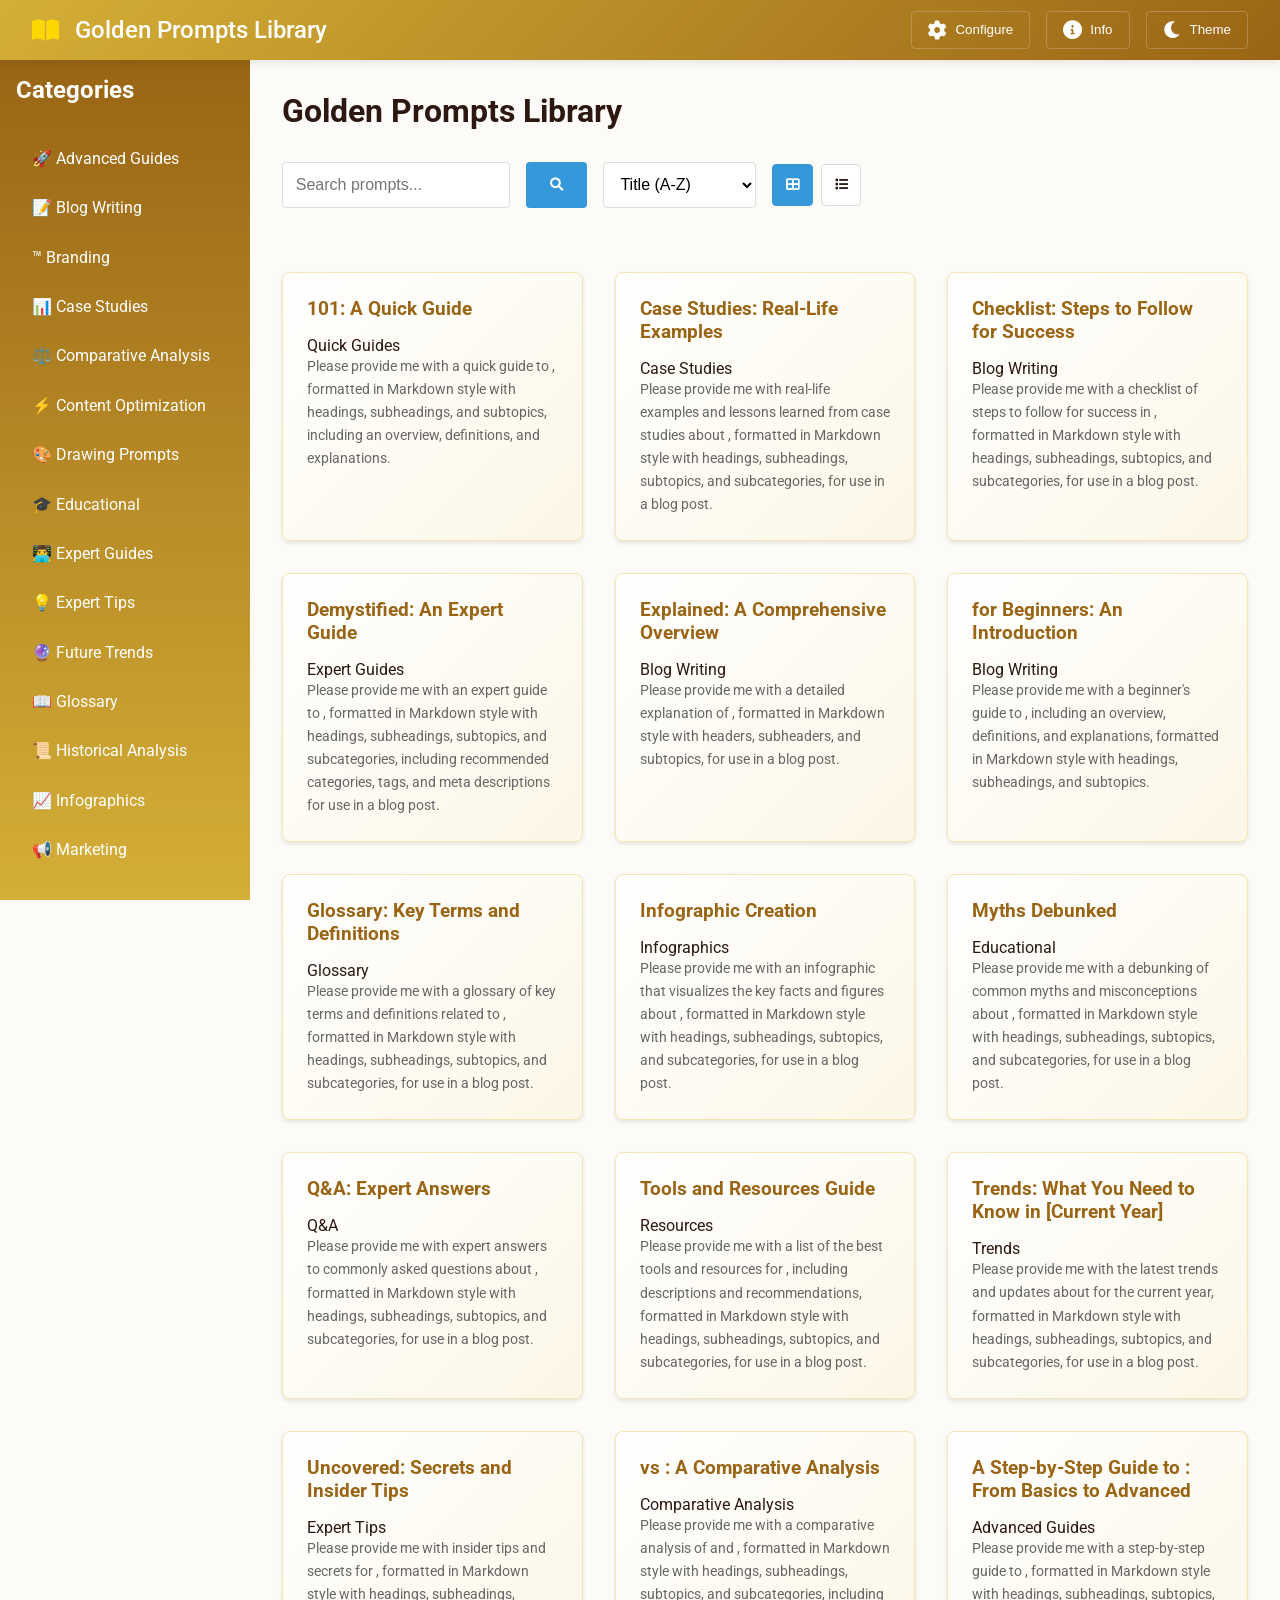
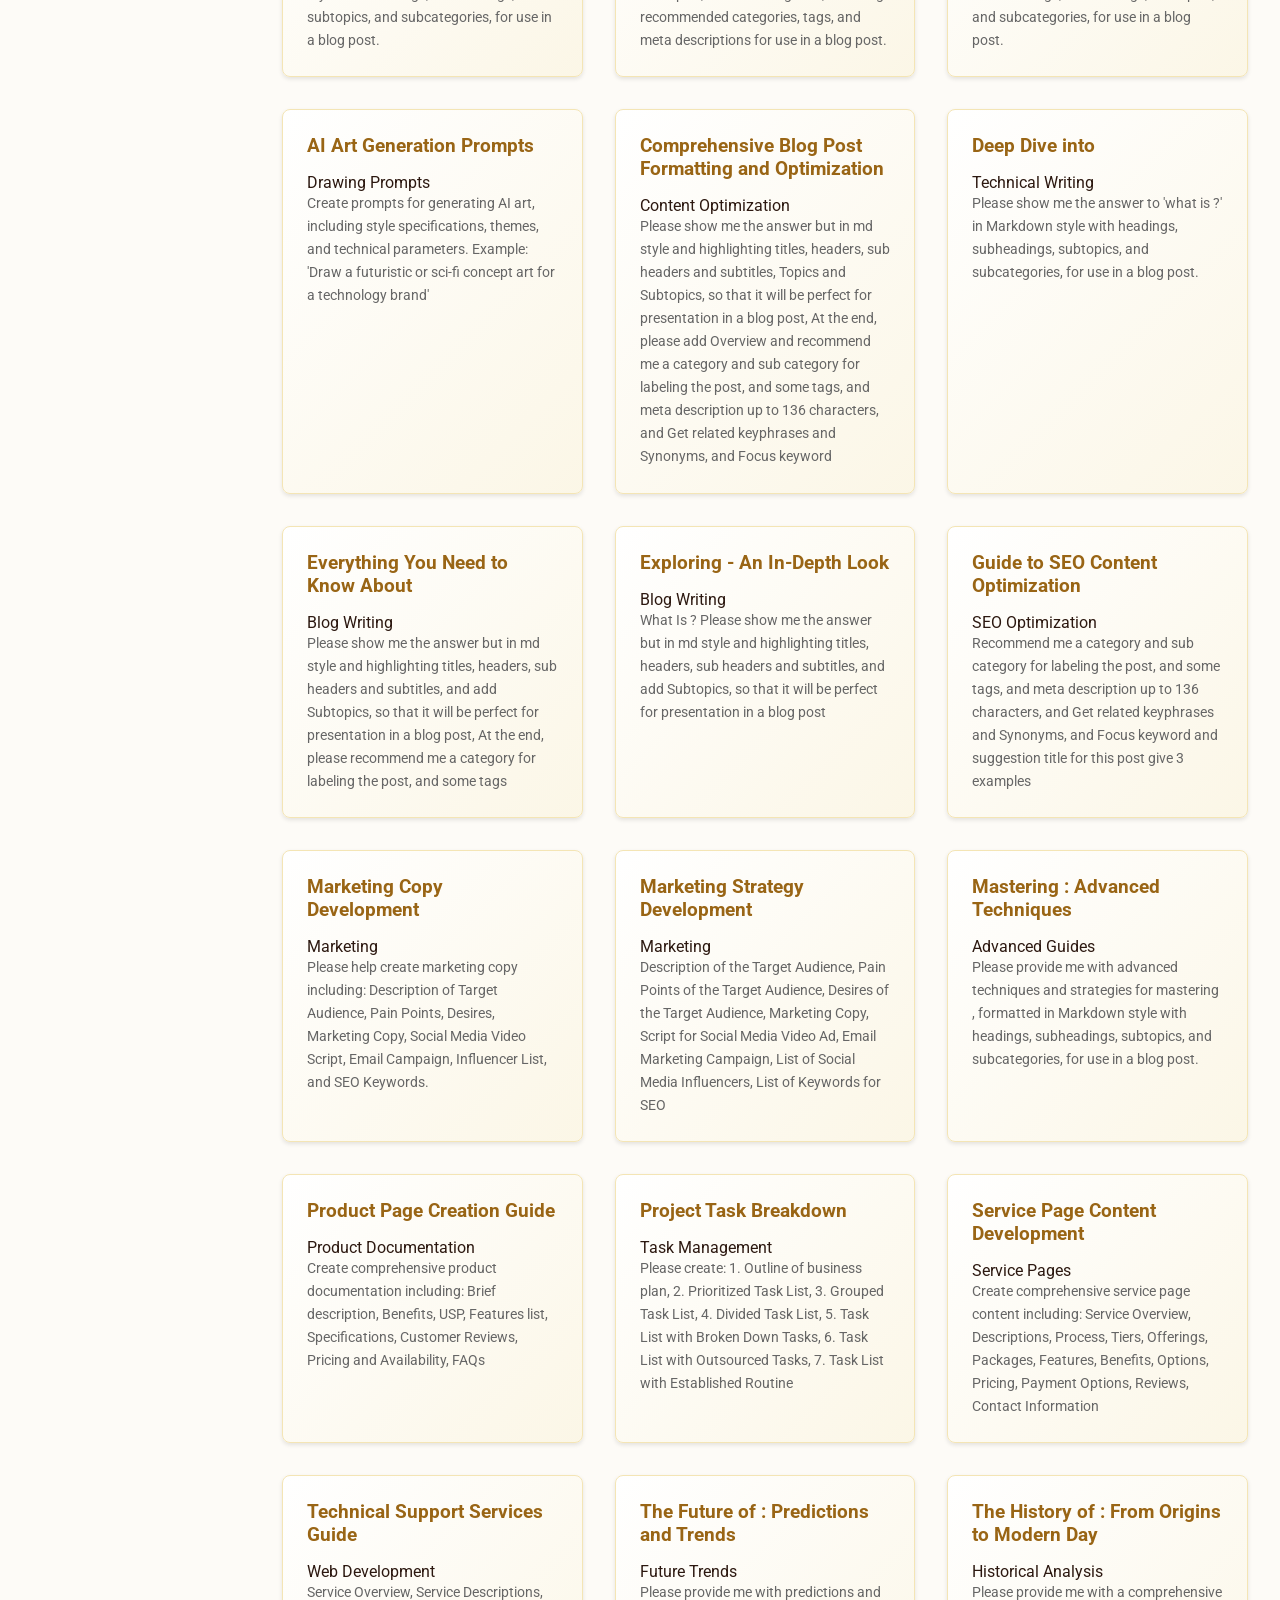
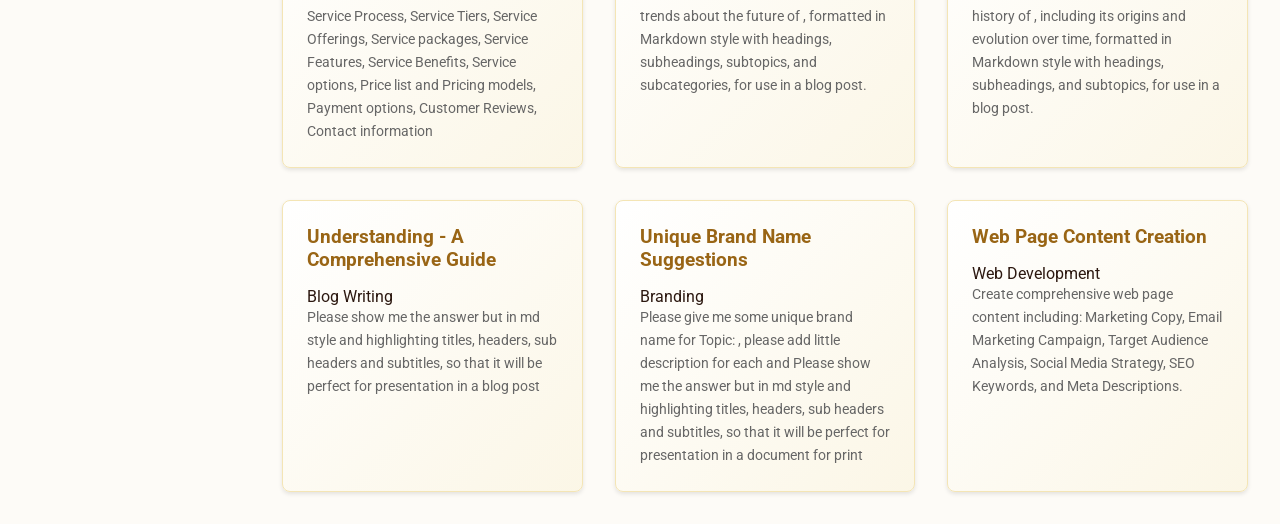
<file: index.html>
<!DOCTYPE html>
<html lang="en">


<head>
    <meta charset="UTF-8">
    <meta name="viewport" content="width=device-width, initial-scale=1.0">

    <!-- Primary Meta Tags -->
    <title>Golden Prompts Library - AI Prompt Templates Collection</title>
    <meta name="title" content="Golden Prompts Library - AI Prompt Templates Collection">
    <meta name="description"
        content="Comprehensive collection of AI prompt templates for content creation, blog writing, SEO, technical documentation, and more. Customizable templates for efficient content generation.">
    <meta name="keywords"
        content="AI prompts, content templates, blog writing, SEO optimization, technical writing, marketing prompts, content creation">
    <meta name="author" content="AnLoMinus">
    <meta name="robots" content="index, follow">
    <meta name="language" content="English">
    <meta name="revisit-after" content="7 days">

    <!-- Open Graph / Facebook -->
    <meta property="og:type" content="website">
    <meta property="og:url" content="https://golden-prompts-library.com/">
    <meta property="og:title" content="Golden Prompts Library - AI Prompt Templates Collection">
    <meta property="og:description"
        content="Comprehensive collection of AI prompt templates for content creation, blog writing, SEO, technical documentation, and more.">
    <meta property="og:image" content="https://golden-prompts-library.com/images/og-image.jpg">

    <!-- Twitter -->
    <meta property="twitter:card" content="summary_large_image">
    <meta property="twitter:url" content="https://golden-prompts-library.com/">
    <meta property="twitter:title" content="Golden Prompts Library - AI Prompt Templates Collection">
    <meta property="twitter:description"
        content="Comprehensive collection of AI prompt templates for content creation, blog writing, SEO, technical documentation, and more.">
    <meta property="twitter:image" content="https://golden-prompts-library.com/images/twitter-image.jpg">

    <!-- Theme Color -->
    <meta name="theme-color" content="#D4AF37">
    <meta name="msapplication-navbutton-color" content="#D4AF37">
    <meta name="apple-mobile-web-app-status-bar-style" content="#D4AF37">

    <!-- App Meta -->
    <meta name="application-name" content="Golden Prompts Library">
    <meta name="apple-mobile-web-app-capable" content="yes">
    <meta name="apple-mobile-web-app-title" content="Golden Prompts Library">

    <!-- Favicon -->
    <link rel="icon" type="image/png" sizes="32x32" href="images/favicon-32x32.png">
    <link rel="icon" type="image/png" sizes="16x16" href="images/favicon-16x16.png">
    <link rel="apple-touch-icon" sizes="180x180" href="images/apple-touch-icon.png">
    <link rel="manifest" href="site.webmanifest">

    <!-- Stylesheets -->
    <link rel="stylesheet" href="css/styles.css">
    <link href="https://fonts.googleapis.com/css2?family=Roboto:wght@300;400;500;700&display=swap" rel="stylesheet">
    <link href="https://cdnjs.cloudflare.com/ajax/libs/font-awesome/6.0.0/css/all.min.css" rel="stylesheet">

    <!-- Preconnect -->
    <link rel="preconnect" href="https://fonts.googleapis.com">
    <link rel="preconnect" href="https://fonts.gstatic.com" crossorigin>
    <link rel="preconnect" href="https://cdnjs.cloudflare.com">
</head>

<body>
    <nav class="top-navbar">
        <div class="nav-brand">
            <i class="fas fa-book-open"></i>
            <span>Golden Prompts Library</span>
        </div>
        <div class="nav-actions">
            <button id="configureTopicBtn" class="nav-btn" data-tooltip="Configure Topic">
                <i class="fas fa-cog"></i>
                <span>Configure</span>
            </button>
            <button id="infoBtn" class="nav-btn" data-tooltip="About & Help">
                <i class="fas fa-info-circle"></i>
                <span>Info</span>
            </button>
            <button id="darkModeBtn" class="nav-btn" data-tooltip="Toggle Dark Mode">
                <i class="fas fa-moon"></i>
                <span>Theme</span>
            </button>
        </div>
    </nav>

    <nav class="sidebar">
        <div class="sidebar-header">
            <h2>Categories</h2>
            <button id="toggleSidebar" class="toggle-btn">
                <i class="fas fa-bars"></i>
            </button>
        </div>
        <ul id="categoryList" class="category-list"></ul>
    </nav>

    <main class="main-content">
        <header class="main-header">
            <h1>Golden Prompts Library</h1>

            <div id="topicFormModal" class="modal">
                <div class="modal-content">
                    <div class="modal-header">
                        <h3>Configure Your Topic</h3>
                        <button class="close-modal">&times;</button>
                    </div>
                    <form id="topicForm" class="topic-form">
                        <div class="form-group">
                            <label for="topicName">Topic Name:</label>
                            <input type="text" id="topicName" placeholder="Enter your topic" required>
                        </div>
                        <div class="form-group">
                            <label for="topicDescription">Brief Description:</label>
                            <textarea id="topicDescription" placeholder="Describe your topic"></textarea>
                        </div>
                        <div class="form-group">
                            <label for="industry">Industry:</label>
                            <input type="text" id="industry" placeholder="Enter industry">
                        </div>
                        <button type="submit" class="apply-btn">Apply to All Prompts</button>
                    </form>
                </div>
            </div>

            <div id="infoModal" class="modal info-modal">
                <div class="modal-content info-content">
                    <div class="modal-header">
                        <h3>About Golden Prompts Library</h3>
                        <button class="close-modal">&times;</button>
                    </div>
                    <div class="modal-body">
                        <div class="tabs">
                            <button class="tab-btn active" data-tab="about">About</button>
                            <button class="tab-btn" data-tab="guide">User Guide</button>
                            <button class="tab-btn" data-tab="version">Version Info</button>
                        </div>

                        <div class="tab-content active" id="about">
                            <h4>What is Golden Prompts Library?</h4>
                            <p>Golden Prompts Library is a comprehensive collection of AI prompt templates designed to
                                help you create high-quality content efficiently. Our library includes prompts for
                                various purposes including blog writing, SEO optimization, technical documentation, and
                                more.</p>

                            <h4>Features</h4>
                            <ul>
                                <li>🎯 30+ Categories of prompts</li>
                                <li>📝 Customizable templates</li>
                                <li>🔍 Advanced search and filtering</li>
                                <li>📱 Responsive design</li>
                                <li>🌙 Dark mode support</li>
                            </ul>

                            <h4>Credits</h4>
                            <div class="credits">
                                <h5>Development Team</h5>
                                <ul>
                                    <li>
                                        <strong>Lead Developer:</strong>
                                        <a href="https://github.com/AnLoMinus" target="_blank">
                                            <i class="fab fa-github"></i> Ⓒ AnLoMinus
                                        </a>
                                    </li>
                                    <li>
                                        <strong>AI Assistant:</strong>
                                        <span>Claude 3 Sonnet (Anthropic)</span>
                                    </li>
                                </ul>

                                <h5>Version</h5>
                                <p>Current Version: 1.0.0</p>
                                <p>Last Updated: November 3, 2024</p>

                                <h5>License</h5>
                                <p>© 2024 Golden Prompts Library. All rights reserved.</p>
                            </div>
                        </div>

                        <div class="tab-content" id="guide">
                            <h4>How to Use</h4>
                            <ol>
                                <li>
                                    <strong>Configure Your Topic:</strong>
                                    <p>Click the "Configure Topic" button to set up your topic details. This will
                                        automatically replace placeholders in all prompts.</p>
                                </li>
                                <li>
                                    <strong>Browse Categories:</strong>
                                    <p>Use the sidebar to filter prompts by category. You can select multiple
                                        categories.</p>
                                </li>
                                <li>
                                    <strong>Search & Sort:</strong>
                                    <p>Use the search bar to find specific prompts. Sort results by title or category.
                                    </p>
                                </li>
                                <li>
                                    <strong>Copy Prompts:</strong>
                                    <p>Hover over any prompt card and click the copy button to copy the content.</p>
                                </li>
                            </ol>

                            <h4>Keyboard Shortcuts</h4>
                            <ul class="shortcuts">
                                <li><kbd>Ctrl</kbd> + <kbd>K</kbd> Focus search</li>
                                <li><kbd>Ctrl</kbd> + <kbd>/</kbd> Toggle dark mode</li>
                                <li><kbd>Esc</kbd> Close modals</li>
                            </ul>
                        </div>

                        <div class="tab-content" id="version">
                            <h4>Current Version</h4>
                            <p class="version">v1.0.0 (November 2024)</p>

                            <h4>Latest Updates</h4>
                            <ul class="updates">
                                <li>✨ Added dark mode support</li>
                                <li>🚀 Improved search functionality</li>
                                <li>📱 Enhanced mobile responsiveness</li>
                                <li>🎨 Added customizable themes</li>
                                <li>📋 Added copy to clipboard functionality</li>
                                <li>🔍 Added advanced filtering system</li>
                                <li>ℹ️ Added comprehensive help guide</li>
                            </ul>

                            <h4>Coming Soon</h4>
                            <ul class="upcoming">
                                <li>💾 Save favorite prompts</li>
                                <li>📤 Export functionality</li>
                                <li>🔄 Custom prompt creation</li>
                                <li>🌐 Multi-language support</li>
                                <li>🔗 API integration options</li>
                            </ul>

                            <h4>Release Notes</h4>
                            <div class="release-notes">
                                <p><strong>Version 1.0.0</strong> - Released November 3, 2024</p>
                                <ul>
                                    <li>Initial release with core functionality</li>
                                    <li>33+ prompt templates across multiple categories</li>
                                    <li>Advanced search and filtering system</li>
                                    <li>Responsive design for all devices</li>
                                    <li>Dark mode support</li>
                                    <li>Keyboard shortcuts</li>
                                </ul>
                            </div>
                        </div>
                    </div>
                </div>
            </div>

            <div class="filters-container">
                <div class="search-container">
                    <input type="text" id="searchInput" aria-label="Search prompts" placeholder="Search prompts..."
                        role="searchbox">
                    <button id="searchBtn">
                        <i class="fas fa-search"></i>
                    </button>
                </div>
                <div class="sort-container">
                    <select id="sortSelect">
                        <option value="titleAsc">Title (A-Z)</option>
                        <option value="titleDesc">Title (Z-A)</option>
                        <option value="categoryAsc">Category (A-Z)</option>
                        <option value="categoryDesc">Category (Z-A)</option>
                    </select>
                </div>
                <div class="view-container">
                    <button id="gridView" class="view-btn active">
                        <i class="fas fa-th-large"></i>
                    </button>
                    <button id="listView" class="view-btn">
                        <i class="fas fa-list"></i>
                    </button>
                </div>
            </div>
            <div class="active-filters" id="activeFilters"></div>
        </header>

        <div id="promptsContainer" class="prompts-container grid-view"></div>
    </main>

    <script src="data/prompts.js"></script>
    <script src="js/main.js"></script>
</body>

</html>
</file>
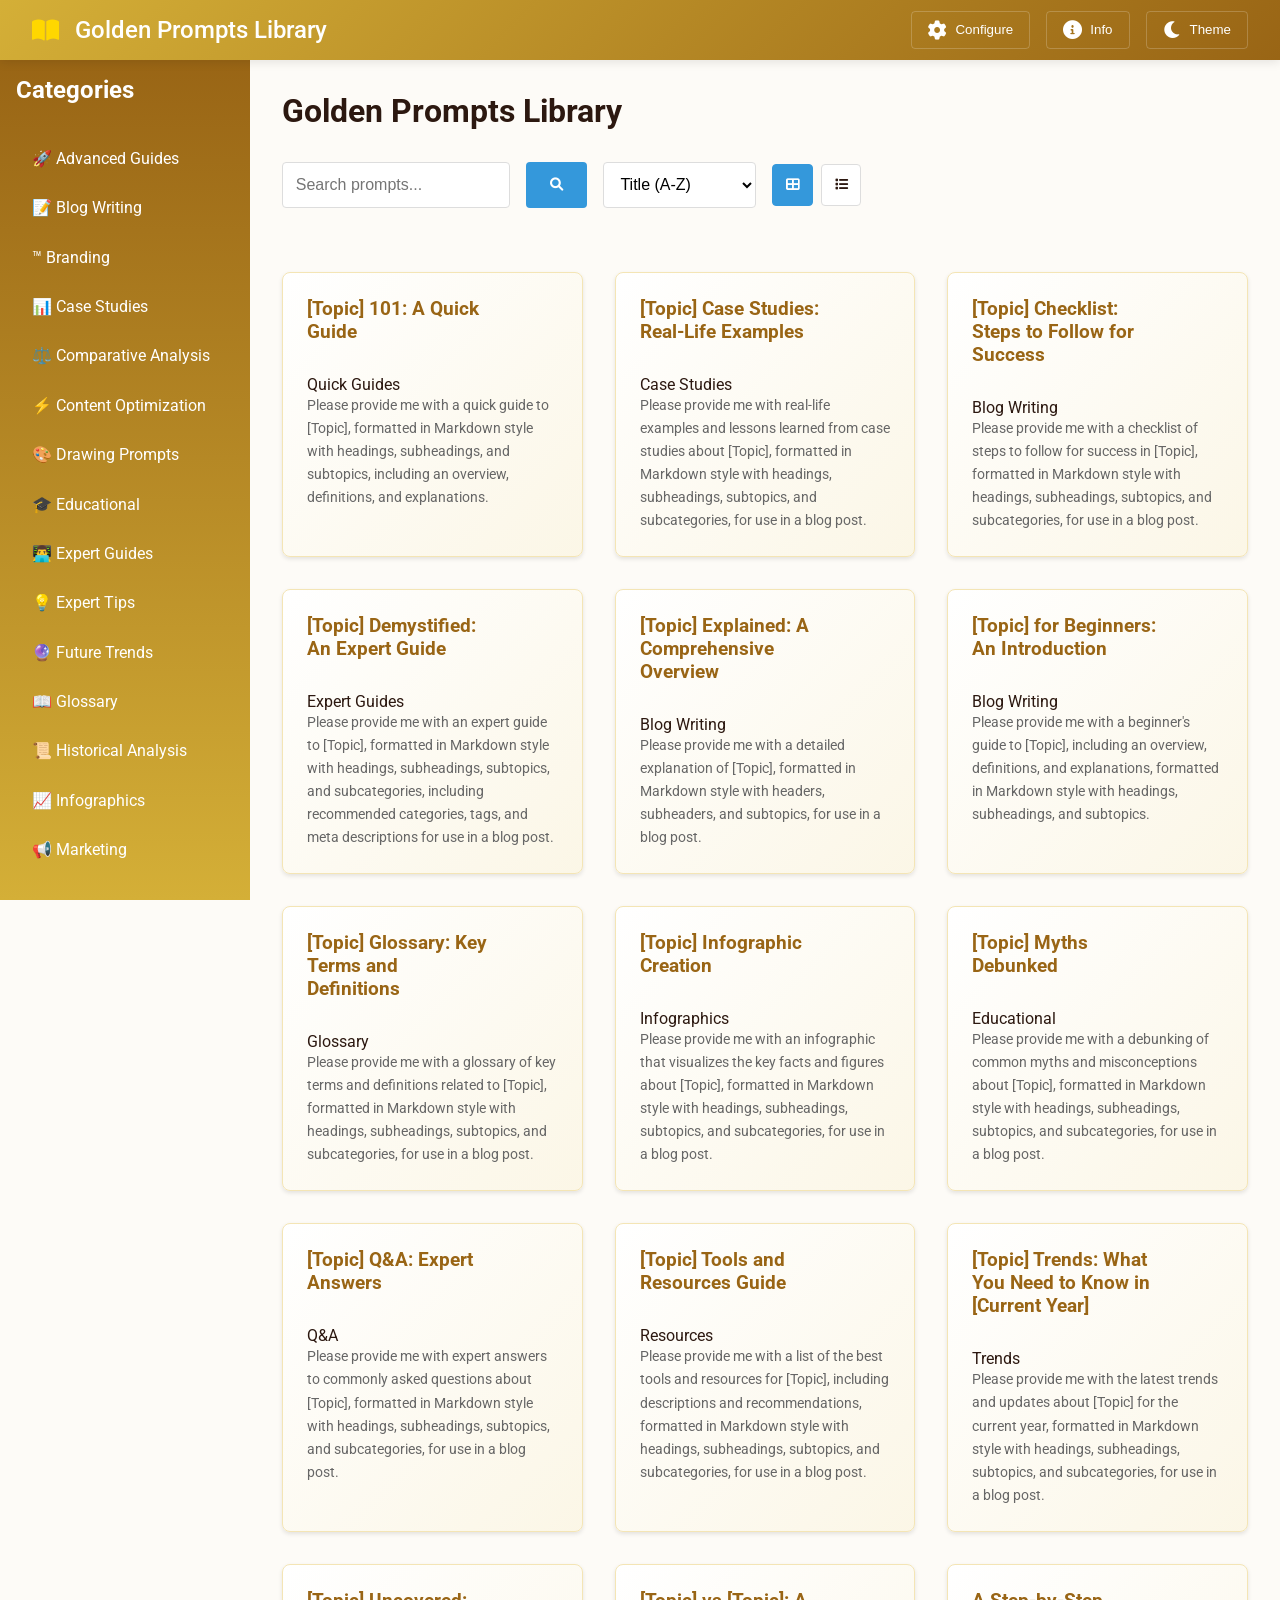
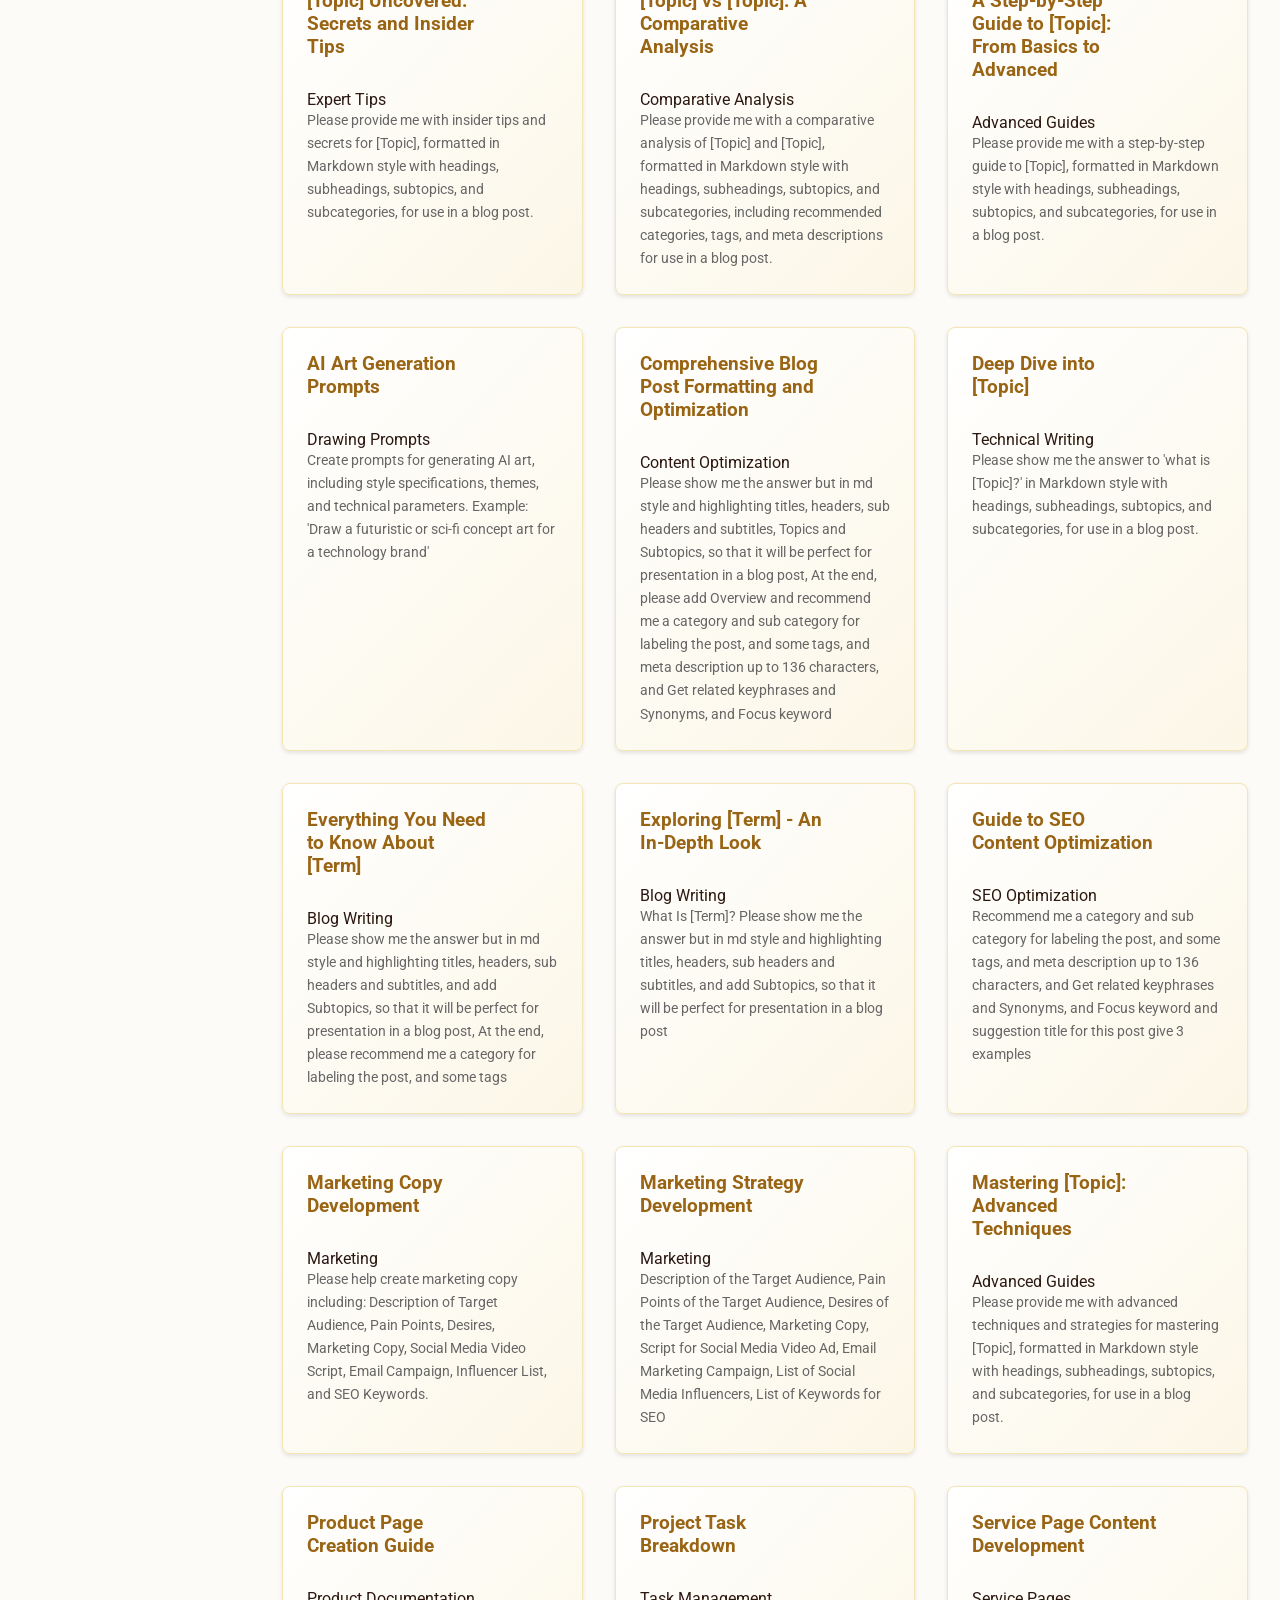
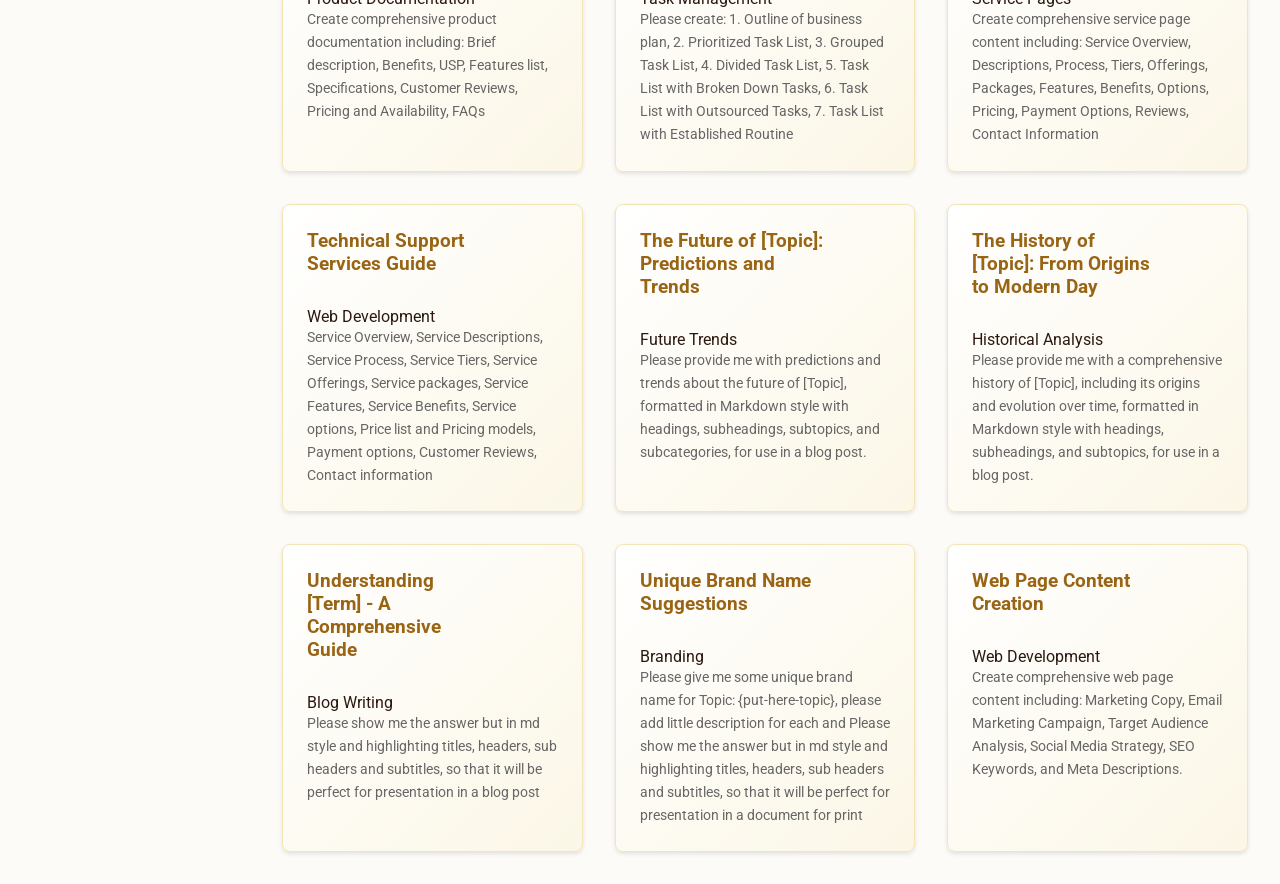
<file: prompts-webpage/index.html>
<!DOCTYPE html>
<html lang="en">

<head>
    <meta charset="UTF-8">
    <meta name="viewport" content="width=device-width, initial-scale=1.0">

    <!-- Primary Meta Tags -->
    <title>Golden Prompts Library - AI Prompt Templates Collection</title>
    <meta name="title" content="Golden Prompts Library - AI Prompt Templates Collection">
    <meta name="description"
        content="Comprehensive collection of AI prompt templates for content creation, blog writing, SEO, technical documentation, and more. Customizable templates for efficient content generation.">
    <meta name="keywords"
        content="AI prompts, content templates, blog writing, SEO optimization, technical writing, marketing prompts, content creation">
    <meta name="author" content="AnLoMinus">
    <meta name="robots" content="index, follow">
    <meta name="language" content="English">
    <meta name="revisit-after" content="7 days">

    <!-- Open Graph / Facebook -->
    <meta property="og:type" content="website">
    <meta property="og:url" content="https://golden-prompts-library.com/">
    <meta property="og:title" content="Golden Prompts Library - AI Prompt Templates Collection">
    <meta property="og:description"
        content="Comprehensive collection of AI prompt templates for content creation, blog writing, SEO, technical documentation, and more.">
    <meta property="og:image" content="https://golden-prompts-library.com/images/og-image.jpg">

    <!-- Twitter -->
    <meta property="twitter:card" content="summary_large_image">
    <meta property="twitter:url" content="https://golden-prompts-library.com/">
    <meta property="twitter:title" content="Golden Prompts Library - AI Prompt Templates Collection">
    <meta property="twitter:description"
        content="Comprehensive collection of AI prompt templates for content creation, blog writing, SEO, technical documentation, and more.">
    <meta property="twitter:image" content="https://golden-prompts-library.com/images/twitter-image.jpg">

    <!-- Theme Color -->
    <meta name="theme-color" content="#D4AF37">
    <meta name="msapplication-navbutton-color" content="#D4AF37">
    <meta name="apple-mobile-web-app-status-bar-style" content="#D4AF37">

    <!-- App Meta -->
    <meta name="application-name" content="Golden Prompts Library">
    <meta name="apple-mobile-web-app-capable" content="yes">
    <meta name="apple-mobile-web-app-title" content="Golden Prompts Library">

    <!-- Favicon -->
    <link rel="icon" type="image/png" sizes="32x32" href="images/favicon-32x32.png">
    <link rel="icon" type="image/png" sizes="16x16" href="images/favicon-16x16.png">
    <link rel="apple-touch-icon" sizes="180x180" href="images/apple-touch-icon.png">
    <link rel="manifest" href="site.webmanifest">

    <!-- Stylesheets -->
    <link rel="stylesheet" href="css/styles.css">
    <link href="https://fonts.googleapis.com/css2?family=Roboto:wght@300;400;500;700&display=swap" rel="stylesheet">
    <link href="https://cdnjs.cloudflare.com/ajax/libs/font-awesome/6.0.0/css/all.min.css" rel="stylesheet">

    <!-- Preconnect -->
    <link rel="preconnect" href="https://fonts.googleapis.com">
    <link rel="preconnect" href="https://fonts.gstatic.com" crossorigin>
    <link rel="preconnect" href="https://cdnjs.cloudflare.com">

    <!-- Add this right before closing head tag -->
    <div id="google_translate_element" style="display: none;"></div>
</head>

<body>
    <nav class="top-navbar">
        <div class="nav-brand">
            <i class="fas fa-book-open"></i>
            <span>Golden Prompts Library</span>
        </div>
        <div class="nav-actions">
            <button id="configureTopicBtn" class="nav-btn" data-tooltip="Configure Topic">
                <i class="fas fa-cog"></i>
                <span>Configure</span>
            </button>
            <button id="infoBtn" class="nav-btn" data-tooltip="About & Help">
                <i class="fas fa-info-circle"></i>
                <span>Info</span>
            </button>
            <button id="darkModeBtn" class="nav-btn" data-tooltip="Toggle Dark Mode">
                <i class="fas fa-moon"></i>
                <span>Theme</span>
            </button>
        </div>
    </nav>

    <nav class="sidebar">
        <div class="sidebar-header">
            <h2>Categories</h2>
            <button id="toggleSidebar" class="toggle-btn">
                <i class="fas fa-bars"></i>
            </button>
        </div>
        <ul id="categoryList" class="category-list"></ul>
    </nav>

    <main class="main-content">
        <header class="main-header">
            <h1>Golden Prompts Library</h1>

            <div id="topicFormModal" class="modal">
                <div class="modal-content">
                    <div class="modal-header">
                        <h3>Configure Your Topic</h3>
                        <button class="close-modal">&times;</button>
                    </div>
                    <form id="topicForm" class="topic-form">
                        <div class="form-group">
                            <label for="topicName">Topic Name:</label>
                            <input type="text" id="topicName" placeholder="Enter your topic" required>
                        </div>
                        <div class="form-group">
                            <label for="topicDescription">Brief Description:</label>
                            <textarea id="topicDescription" placeholder="Describe your topic"></textarea>
                        </div>
                        <div class="form-group">
                            <label for="industry">Industry:</label>
                            <input type="text" id="industry" placeholder="Enter industry">
                        </div>
                        <button type="submit" class="apply-btn">Apply to All Prompts</button>
                    </form>
                </div>
            </div>

            <div id="infoModal" class="modal info-modal">
                <div class="modal-content info-content">
                    <div class="modal-header">
                        <h3>About Golden Prompts Library</h3>
                        <button class="close-modal">&times;</button>
                    </div>
                    <div class="modal-body">
                        <div class="tabs">
                            <button class="tab-btn active" data-tab="about">About</button>
                            <button class="tab-btn" data-tab="guide">User Guide</button>
                            <button class="tab-btn" data-tab="version">Version Info</button>
                        </div>

                        <div class="tab-content active" id="about">
                            <h4>What is Golden Prompts Library?</h4>
                            <p>Golden Prompts Library is a comprehensive collection of AI prompt templates designed to
                                help you create high-quality content efficiently. Our library includes over 30
                                categories of prompts for various purposes including blog writing, SEO optimization,
                                technical documentation, and more.</p>

                            <h4>Features</h4>
                            <ul>
                                <li>🎯 33+ Categories of prompts</li>
                                <li>📝 Individual prompt configuration</li>
                                <li>🔍 Advanced search and filtering system</li>
                                <li>📱 Responsive design for all devices</li>
                                <li>🌙 Dark mode support</li>
                                <li>🌐 Automatic language translation</li>
                                <li>⌨️ Keyboard shortcuts support</li>
                                <li>📋 One-click copy functionality</li>
                                <li>🎨 Golden theme design</li>
                            </ul>

                            <h4>Credits</h4>
                            <div class="credits">
                                <h5>Development Team</h5>
                                <ul>
                                    <li>
                                        <strong>Lead Developer:</strong>
                                        <a href="https://github.com/AnLoMinus" target="_blank">
                                            <i class="fab fa-github"></i> Ⓒ AnLoMinus
                                        </a>
                                    </li>
                                    <li>
                                        <strong>AI Assistant:</strong>
                                        <span>Claude 3 Sonnet (Anthropic)</span>
                                    </li>
                                </ul>

                                <h5>Version</h5>
                                <p>Current Version: 1.1.0</p>
                                <p>Last Updated: November 3, 2024</p>

                                <h5>License</h5>
                                <p>© 2024 Golden Prompts Library. All rights reserved.</p>
                            </div>
                        </div>

                        <div class="tab-content" id="guide">
                            <h4>How to Use</h4>
                            <ol>
                                <li>
                                    <strong>Configure Individual Prompts:</strong>
                                    <p>Click the settings icon on any prompt card to customize it with your specific
                                        topic and details.</p>
                                </li>
                                <li>
                                    <strong>Browse Categories:</strong>
                                    <p>Use the sidebar to filter prompts by category. Each category now has its own
                                        emoji for easier recognition.</p>
                                </li>
                                <li>
                                    <strong>Search & Filter:</strong>
                                    <p>Use the search bar and filters at the top. On mobile, these are available in a
                                        compact scrollable row.</p>
                                </li>
                                <li>
                                    <strong>Copy Prompts:</strong>
                                    <p>Use the copy button on each card to copy the content. For configured prompts, use
                                        'Apply & Copy' in the settings.</p>
                                </li>
                                <li>
                                    <strong>Language Support:</strong>
                                    <p>The site automatically translates to your browser's language if it's not English.
                                    </p>
                                </li>
                            </ol>

                            <h4>Keyboard Shortcuts</h4>
                            <ul class="shortcuts">
                                <li><kbd>Ctrl</kbd> + <kbd>K</kbd> Focus search</li>
                                <li><kbd>Ctrl</kbd> + <kbd>/</kbd> Toggle dark mode</li>
                                <li><kbd>Esc</kbd> Close any modal</li>
                            </ul>
                        </div>

                        <div class="tab-content" id="version">
                            <h4>Current Version</h4>
                            <p class="version">v1.1.0 (November 2024)</p>

                            <h4>Latest Updates</h4>
                            <ul class="updates">
                                <li>✨ Added individual prompt configuration</li>
                                <li>🌐 Added automatic language translation</li>
                                <li>🎨 Updated to golden theme design</li>
                                <li>📱 Enhanced mobile interface</li>
                                <li>🔍 Improved search and filtering system</li>
                                <li>⚡ Added compact mobile view for filters</li>
                                <li>🎯 Added emojis to categories</li>
                                <li>📋 Enhanced copy functionality</li>
                                <li>ℹ️ Updated help documentation</li>
                            </ul>

                            <h4>Coming Soon</h4>
                            <ul class="upcoming">
                                <li>💾 Save favorite prompts</li>
                                <li>📤 Export functionality</li>
                                <li>🔄 Custom prompt creation</li>
                                <li>📱 Progressive Web App (PWA) support</li>
                                <li>🔗 API integration options</li>
                                <li>📊 Usage analytics</li>
                                <li>🔒 User accounts and cloud sync</li>
                            </ul>

                            <h4>Release Notes</h4>
                            <div class="release-notes">
                                <p><strong>Version 1.1.0</strong> - Released November 3, 2024</p>
                                <ul>
                                    <li>Added individual prompt configuration system</li>
                                    <li>Implemented automatic language translation</li>
                                    <li>Updated UI with golden theme</li>
                                    <li>Enhanced mobile responsiveness</li>
                                    <li>Added emoji support for categories</li>
                                    <li>Improved filter system for mobile devices</li>
                                </ul>

                                <p><strong>Version 1.0.0</strong> - Initial Release</p>
                                <ul>
                                    <li>33+ prompt templates across multiple categories</li>
                                    <li>Basic search and filtering system</li>
                                    <li>Responsive design</li>
                                    <li>Dark mode support</li>
                                    <li>Keyboard shortcuts</li>
                                </ul>
                            </div>
                        </div>
                    </div>
                </div>
            </div>

            <div class="filters-container">
                <div class="search-container">
                    <input type="text" id="searchInput" aria-label="Search prompts" placeholder="Search prompts..."
                        role="searchbox">
                    <button id="searchBtn">
                        <i class="fas fa-search"></i>
                    </button>
                </div>
                <div class="sort-container">
                    <select id="sortSelect">
                        <option value="titleAsc">Title (A-Z)</option>
                        <option value="titleDesc">Title (Z-A)</option>
                        <option value="categoryAsc">Category (A-Z)</option>
                        <option value="categoryDesc">Category (Z-A)</option>
                    </select>
                </div>
                <div class="view-container">
                    <button id="gridView" class="view-btn active">
                        <i class="fas fa-th-large"></i>
                    </button>
                    <button id="listView" class="view-btn">
                        <i class="fas fa-list"></i>
                    </button>
                </div>
            </div>
            <div class="active-filters" id="activeFilters"></div>
        </header>

        <div id="promptsContainer" class="prompts-container grid-view"></div>
    </main>

    <script src="data/prompts.js"></script>
    <script src="js/main.js"></script>
</body>

</html>
</file>
<file: css/styles.css>
:root {
  --primary-color: #2c3e50;
  --secondary-color: #3498db;
  --background-color: #f5f6fa;
  --card-background: #ffffff;
  --text-color: #2c3e50;
  --sidebar-width: 250px;
  --dark-primary: #1a1a2e;
  --dark-secondary: #16213e;
  --dark-text: #e1e1e1;
  --dark-card: #222831;
  --primary-gold: #d4af37;
  --secondary-gold: #ffd700;
  --dark-gold: #996515;
  --light-gold: #f4e5b5;
  --background-color: #fdfbf7;
  --text-color: #2c1810;
  --card-background: #ffffff;
  --sidebar-width: 250px;
  --navbar-height: 60px;
}

* {
  margin: 0;
  padding: 0;
  box-sizing: border-box;
}

body {
  font-family: "Roboto", sans-serif;
  background-color: var(--background-color);
  color: var(--text-color);
  display: flex;
}

body.dark-mode {
  background-color: var(--dark-primary);
  color: var(--dark-text);
}

body.dark-mode .prompt-card {
  background-color: var(--dark-card);
  color: var(--dark-text);
}

/* Sidebar Styles */
.sidebar {
  width: var(--sidebar-width);
  height: 100vh;
  background-color: var(--primary-color);
  color: white;
  padding: 1rem;
  position: fixed;
  transition: transform 0.3s ease;
  display: flex;
  flex-direction: column;
}

.sidebar-header {
  display: flex;
  justify-content: space-between;
  align-items: center;
  margin-bottom: 2rem;
  flex-shrink: 0;
}

.toggle-btn {
  display: none;
  background: none;
  border: none;
  color: white;
  font-size: 1.5rem;
  cursor: pointer;
}

.category-list {
  list-style: none;
  overflow-y: auto;
  flex-grow: 1;
  padding-right: 0.5rem;
}

.category-list::-webkit-scrollbar {
  width: 6px;
}

.category-list::-webkit-scrollbar-track {
  background: rgba(255, 255, 255, 0.1);
  border-radius: 3px;
}

.category-list::-webkit-scrollbar-thumb {
  background: rgba(255, 255, 255, 0.3);
  border-radius: 3px;
}

.category-list::-webkit-scrollbar-thumb:hover {
  background: rgba(255, 255, 255, 0.5);
}

.category-list li {
  padding: 0.8rem 1rem;
  cursor: pointer;
  transition: background-color 0.2s;
  border-radius: 4px;
  margin-bottom: 0.3rem;
  display: flex;
  align-items: center;
  gap: 0.5rem;
}

.category-list li:hover {
  background-color: var(--primary-gold);
}

/* Main Content Styles */
.main-content {
  margin-left: var(--sidebar-width);
  flex: 1;
  padding: 2rem;
}

.main-header {
  margin-bottom: 2rem;
}

.search-container {
  display: flex;
  gap: 1rem;
  margin: 1rem 0;
}

#searchInput {
  flex: 1;
  padding: 0.8rem;
  border: 1px solid #ddd;
  border-radius: 4px;
  font-size: 1rem;
}

#searchBtn {
  padding: 0.8rem 1.5rem;
  background-color: var(--secondary-color);
  color: white;
  border: none;
  border-radius: 4px;
  cursor: pointer;
}

/* Prompts Container Styles */
.prompts-container {
  display: grid;
  grid-template-columns: repeat(auto-fill, minmax(300px, 1fr));
  gap: 2rem;
}

.prompt-card {
  background-color: var(--card-background);
  padding: 1.5rem;
  border-radius: 8px;
  box-shadow: 0 2px 4px rgba(0, 0, 0, 0.1);
  transition: transform 0.2s;
}

.prompt-card:hover {
  transform: translateY(-5px);
}

.prompt-title {
  font-size: 1.2rem;
  margin-bottom: 1rem;
  color: var(--primary-color);
}

.prompt-content {
  font-size: 0.9rem;
  line-height: 1.6;
  color: #666;
}

/* Responsive Design */
@media (max-width: 768px) {
  .sidebar {
    transform: translateX(-100%);
    z-index: 1000;
  }

  .sidebar.active {
    transform: translateX(0);
  }

  .toggle-btn {
    display: block;
  }

  .main-content {
    margin-left: 0;
  }

  .prompts-container {
    grid-template-columns: 1fr;
  }
}

.filters-container {
  display: flex;
  gap: 1rem;
  margin: 1rem 0;
  flex-wrap: wrap;
  align-items: center;
}

.sort-container select {
  padding: 0.8rem;
  border: 1px solid #ddd;
  border-radius: 4px;
  font-size: 1rem;
  background-color: white;
  cursor: pointer;
}

.view-container {
  display: flex;
  gap: 0.5rem;
}

.view-btn {
  padding: 0.8rem;
  background-color: white;
  border: 1px solid #ddd;
  border-radius: 4px;
  cursor: pointer;
  color: var(--text-color);
}

.view-btn.active {
  background-color: var(--secondary-color);
  color: white;
  border-color: var(--secondary-color);
}

.active-filters {
  display: flex;
  flex-wrap: wrap;
  gap: 0.5rem;
  margin-top: 1rem;
}

.filter-tag {
  background-color: var(--primary-gold);
  color: white;
  padding: 0.4rem 0.8rem;
  border-radius: 4px;
  display: flex;
  align-items: center;
  gap: 0.5rem;
  font-size: 0.9rem;
}

.filter-tag button {
  background: none;
  border: none;
  color: white;
  cursor: pointer;
  font-size: 0.8rem;
}

.prompts-container.grid-view {
  display: grid;
  grid-template-columns: repeat(auto-fill, minmax(300px, 1fr));
  gap: 2rem;
}

.prompts-container.list-view {
  display: flex;
  flex-direction: column;
  gap: 1rem;
}

.prompts-container.list-view .prompt-card {
  display: grid;
  grid-template-columns: 1fr auto;
  align-items: start;
  gap: 2rem;
}

@media (max-width: 768px) {
  .filters-container {
    flex-direction: column;
    align-items: stretch;
  }

  .prompts-container.list-view .prompt-card {
    grid-template-columns: 1fr;
  }
}

/* Topic Form Styles */
.topic-form-container {
  background-color: var(--card-background);
  padding: 1.5rem;
  border-radius: 8px;
  margin-bottom: 2rem;
  box-shadow: 0 2px 4px rgba(0, 0, 0, 0.1);
}

.topic-form {
  display: grid;
  gap: 1rem;
}

.form-group {
  display: flex;
  flex-direction: column;
  gap: 0.5rem;
}

.form-group label {
  font-weight: 500;
  color: var(--primary-color);
}

.form-group input,
.form-group textarea {
  padding: 0.8rem;
  border: 1px solid #ddd;
  border-radius: 4px;
  font-size: 0.9rem;
}

.form-group textarea {
  min-height: 100px;
  resize: vertical;
}

.apply-btn {
  padding: 0.8rem 1.5rem;
  background-color: var(--primary-gold);
  color: white;
  border: none;
  border-radius: 4px;
  cursor: pointer;
  font-weight: 500;
  transition: background-color 0.2s;
}

.apply-btn:hover {
  background-color: var(--dark-gold);
}

/* Copy Button Styles */
.copy-btn {
  position: absolute;
  top: 1rem;
  right: 1rem;
  padding: 0.5rem;
  background-color: var(--primary-color);
  color: white;
  border: none;
  border-radius: 4px;
  cursor: pointer;
  opacity: 0;
  transition: opacity 0.2s;
}

.prompt-card {
  position: relative;
}

.prompt-card:hover .copy-btn {
  opacity: 1;
}

.copy-btn:hover {
  background-color: var(--secondary-color);
}

/* Success Message */
.copy-success {
  position: fixed;
  bottom: 2rem;
  right: 2rem;
  background-color: #2ecc71;
  color: white;
  padding: 1rem 2rem;
  border-radius: 4px;
  animation: fadeOut 2s forwards;
}

@keyframes fadeOut {
  0% {
    opacity: 1;
  }
  90% {
    opacity: 1;
  }
  100% {
    opacity: 0;
  }
}

/* Floating Button */
.floating-btn {
  position: fixed;
  bottom: 2rem;
  right: 2rem;
  padding: 1rem 1.5rem;
  background-color: var(--primary-color);
  color: white;
  border: none;
  border-radius: 50px;
  cursor: pointer;
  display: flex;
  align-items: center;
  gap: 0.5rem;
  box-shadow: 0 2px 10px rgba(0, 0, 0, 0.2);
  z-index: 100;
  transition: transform 0.2s, background-color 0.2s;
}

.floating-btn:hover {
  transform: translateY(-2px);
  background-color: var(--secondary-color);
}

.floating-btn i {
  font-size: 1.2rem;
}

/* Modal Styles */
.modal {
  display: none;
  position: fixed;
  top: 0;
  left: 0;
  width: 100%;
  height: 100%;
  background-color: rgba(0, 0, 0, 0.5);
  z-index: 1000;
  opacity: 0;
  transition: opacity 0.3s;
}

.modal.active {
  display: flex;
  opacity: 1;
  align-items: center;
  justify-content: center;
}

.modal-content {
  background-color: white;
  padding: 2rem;
  border-radius: 8px;
  width: 90%;
  max-width: 500px;
  transform: translateY(-20px);
  transition: transform 0.3s;
  position: relative;
  max-height: 90vh;
  overflow-y: auto;
  padding-right: 1.5rem;
}

.modal.active .modal-content {
  transform: translateY(0);
}

.modal-header {
  display: flex;
  justify-content: space-between;
  align-items: center;
  margin-bottom: 1.5rem;
}

.close-modal {
  background: none;
  border: none;
  font-size: 1.5rem;
  cursor: pointer;
  color: var(--text-color);
  padding: 0.5rem;
}

.close-modal:hover {
  color: var(--secondary-color);
}

/* Form Styles */
.topic-form {
  display: grid;
  gap: 1rem;
}

@media (max-width: 768px) {
  .modal-content {
    width: 95%;
    margin: 1rem;
    padding: 1.5rem;
  }

  .floating-btn {
    bottom: 1rem;
    right: 1rem;
    padding: 0.8rem 1.2rem;
  }
}

/* Add dark mode toggle button */
.theme-toggle {
  position: fixed;
  top: 1rem;
  right: 1rem;
  padding: 0.5rem;
  border-radius: 50%;
  background: none;
  border: none;
  color: var(--text-color);
  cursor: pointer;
  z-index: 1000;
}

.loading-spinner {
  display: none;
  position: fixed;
  top: 50%;
  left: 50%;
  transform: translate(-50%, -50%);
  width: 50px;
  height: 50px;
  border: 3px solid var(--background-color);
  border-radius: 50%;
  border-top-color: var(--secondary-color);
  animation: spin 1s linear infinite;
}

@keyframes spin {
  100% {
    transform: translate(-50%, -50%) rotate(360deg);
  }
}

.loading .loading-spinner {
  display: block;
}

.modal-footer {
  margin-top: 1rem;
  display: flex;
  justify-content: flex-end;
  gap: 1rem;
}

.modal-btn {
  padding: 0.5rem 1rem;
  border-radius: 4px;
  cursor: pointer;
}

.modal-btn.primary {
  background-color: var(--secondary-color);
  color: white;
  border: none;
}

.modal-btn.secondary {
  background: none;
  border: 1px solid var(--secondary-color);
  color: var(--secondary-color);
}

[data-tooltip] {
  position: relative;
}

[data-tooltip]:hover::before {
  content: attr(data-tooltip);
  position: absolute;
  bottom: 100%;
  left: 50%;
  transform: translateX(-50%);
  padding: 0.5rem;
  background-color: var(--primary-color);
  color: white;
  border-radius: 4px;
  font-size: 0.8rem;
  white-space: nowrap;
  z-index: 1000;
}

@media (max-width: 768px) {
  .floating-btn {
    bottom: 5rem; /* Move up to avoid keyboard */
  }

  .modal-content {
    width: 100%;
    height: 100%;
    border-radius: 0;
    margin: 0;
  }

  .filters-container {
    position: sticky;
    top: 0;
    background-color: var(--background-color);
    padding: 1rem;
    z-index: 10;
  }
}

/* Info Button Styles */
.info-btn {
  position: fixed;
  bottom: 2rem;
  left: 2rem;
  width: 3.5rem;
  height: 3.5rem;
  border-radius: 50%;
  background-color: var(--primary-color);
  color: white;
  border: none;
  cursor: pointer;
  display: flex;
  align-items: center;
  justify-content: center;
  font-size: 1.5rem;
  box-shadow: 0 2px 10px rgba(0, 0, 0, 0.2);
  z-index: 100;
  transition: transform 0.2s, background-color 0.2s;
}

.info-btn:hover {
  transform: translateY(-2px);
  background-color: var(--secondary-color);
}

/* Info Modal Specific Styles */
.info-content {
  max-width: 700px;
}

.tabs {
  display: flex;
  gap: 1rem;
  margin-bottom: 2rem;
  border-bottom: 1px solid #ddd;
  padding-bottom: 1rem;
}

.tab-btn {
  padding: 0.5rem 1rem;
  border: none;
  background: none;
  cursor: pointer;
  color: var(--text-color);
  font-weight: 500;
  position: relative;
}

.tab-btn.active {
  color: var(--secondary-color);
}

.tab-btn.active::after {
  content: "";
  position: absolute;
  bottom: -1rem;
  left: 0;
  width: 100%;
  height: 2px;
  background-color: var(--secondary-color);
}

.tab-content {
  display: none;
  animation: fadeIn 0.3s ease;
}

.tab-content.active {
  display: block;
}

@keyframes fadeIn {
  from {
    opacity: 0;
  }
  to {
    opacity: 1;
  }
}

.tab-content h4 {
  margin: 1.5rem 0 1rem;
  color: var(--primary-color);
}

.tab-content p {
  margin-bottom: 1rem;
  line-height: 1.6;
}

.tab-content ul,
.tab-content ol {
  padding-left: 1.5rem;
  margin-bottom: 1rem;
}

.tab-content li {
  margin-bottom: 0.5rem;
}

/* Keyboard Shortcuts */
.shortcuts {
  list-style: none;
  padding: 0;
}

.shortcuts li {
  margin-bottom: 0.5rem;
  display: flex;
  align-items: center;
  gap: 0.5rem;
}

kbd {
  background-color: #f8f9fa;
  border: 1px solid #ddd;
  border-radius: 3px;
  padding: 0.2rem 0.5rem;
  font-size: 0.9rem;
  font-family: monospace;
}

/* Version Info */
.version {
  font-size: 1.2rem;
  font-weight: 500;
  color: var(--secondary-color);
}

.updates,
.upcoming {
  list-style: none;
  padding: 0;
}

.updates li,
.upcoming li {
  margin-bottom: 0.5rem;
  display: flex;
  align-items: center;
  gap: 0.5rem;
}

/* Dark Mode Support */
body.dark-mode .info-modal .modal-content {
  background-color: var(--dark-card);
  color: var(--dark-text);
}

body.dark-mode .tab-btn {
  color: var(--dark-text);
}

body.dark-mode kbd {
  background-color: var(--dark-secondary);
  border-color: var(--dark-primary);
  color: var(--dark-text);
}

@media (max-width: 768px) {
  .info-btn {
    bottom: 5rem;
    left: 1rem;
    width: 3rem;
    height: 3rem;
    font-size: 1.2rem;
  }

  .tabs {
    flex-wrap: wrap;
  }

  .tab-btn {
    flex: 1;
    text-align: center;
    padding: 0.5rem;
  }
}

/* Add to existing CSS */
.credits {
  margin-top: 2rem;
  padding: 1rem;
  background-color: rgba(0, 0, 0, 0.03);
  border-radius: 8px;
}

.credits h5 {
  color: var(--secondary-color);
  margin: 1rem 0 0.5rem;
  font-size: 1rem;
}

.credits ul {
  list-style: none;
  padding: 0;
}

.credits li {
  margin-bottom: 0.5rem;
  display: flex;
  align-items: center;
  gap: 0.5rem;
}

.credits a {
  color: var(--secondary-color);
  text-decoration: none;
  display: flex;
  align-items: center;
  gap: 0.3rem;
}

.credits a:hover {
  text-decoration: underline;
}

/* Dark mode support */
body.dark-mode .credits {
  background-color: rgba(255, 255, 255, 0.05);
}

/* Top Navigation Bar */
.top-navbar {
  position: fixed;
  top: 0;
  left: 0;
  right: 0;
  height: var(--navbar-height);
  background: linear-gradient(135deg, var(--primary-gold), var(--dark-gold));
  color: white;
  padding: 0 2rem;
  display: flex;
  justify-content: space-between;
  align-items: center;
  box-shadow: 0 2px 10px rgba(0, 0, 0, 0.1);
  z-index: 1000;
}

.nav-brand {
  display: flex;
  align-items: center;
  gap: 1rem;
  font-size: 1.5rem;
  font-weight: 500;
}

.nav-brand i {
  color: var(--secondary-gold);
}

.nav-actions {
  display: flex;
  gap: 1rem;
}

.nav-btn {
  background: none;
  border: 1px solid rgba(255, 255, 255, 0.2);
  color: white;
  padding: 0.5rem 1rem;
  border-radius: 4px;
  cursor: pointer;
  display: flex;
  align-items: center;
  gap: 0.5rem;
  transition: all 0.2s;
}

.nav-btn:hover {
  background: rgba(255, 255, 255, 0.1);
  border-color: rgba(255, 255, 255, 0.4);
}

.nav-btn i {
  font-size: 1.2rem;
}

/* Update existing styles */
.sidebar {
  top: var(--navbar-height);
  height: calc(100vh - var(--navbar-height));
  background: linear-gradient(180deg, var(--dark-gold), var(--primary-gold));
}

.main-content {
  margin-top: var(--navbar-height);
  background-color: var(--background-color);
}

.prompt-card {
  border: 1px solid var(--light-gold);
  background: linear-gradient(135deg, white, var(--light-gold) 300%);
}

.prompt-title {
  color: var(--dark-gold);
}

/* Dark mode updates */
body.dark-mode {
  background-color: var(--dark-primary);
}

body.dark-mode .top-navbar {
  background: linear-gradient(135deg, var(--dark-gold), var(--dark-secondary));
}

body.dark-mode .prompt-card {
  background: linear-gradient(135deg, var(--dark-card), var(--dark-secondary));
  border-color: var(--dark-gold);
}

/* Responsive design */
@media (max-width: 768px) {
  .nav-btn span {
    display: none;
  }

  .nav-btn {
    padding: 0.5rem;
  }

  .nav-brand span {
    font-size: 1.2rem;
  }

  .top-navbar {
    padding: 0 1rem;
  }
}

/* Update modal styles */
.modal-content {
  background: linear-gradient(135deg, white, var(--light-gold) 300%);
  border: 1px solid var(--primary-gold);
}

.apply-btn {
  background-color: var(--primary-gold);
}

.apply-btn:hover {
  background-color: var(--dark-gold);
}

/* Update other interactive elements */
.category-list li:hover {
  background-color: var(--primary-gold);
}

.filter-tag {
  background-color: var(--primary-gold);
}

.search-btn {
  background-color: var(--primary-gold);
}

.search-btn:hover {
  background-color: var(--dark-gold);
}
</file>
<file: prompts-webpage/css/styles.css>
:root {
  --primary-color: #2c3e50;
  --secondary-color: #3498db;
  --background-color: #f5f6fa;
  --card-background: #ffffff;
  --text-color: #2c3e50;
  --sidebar-width: 250px;
  --dark-primary: #1a1a2e;
  --dark-secondary: #16213e;
  --dark-text: #e1e1e1;
  --dark-card: #222831;
  --primary-gold: #d4af37;
  --secondary-gold: #ffd700;
  --dark-gold: #996515;
  --light-gold: #f4e5b5;
  --background-color: #fdfbf7;
  --text-color: #2c1810;
  --card-background: #ffffff;
  --sidebar-width: 250px;
  --navbar-height: 60px;
}

* {
  margin: 0;
  padding: 0;
  box-sizing: border-box;
}

body {
  font-family: "Roboto", sans-serif;
  background-color: var(--background-color);
  color: var(--text-color);
  display: flex;
}

body.dark-mode {
  background-color: var(--dark-primary);
  color: var(--dark-text);
}

body.dark-mode .prompt-card {
  background-color: var(--dark-card);
  color: var(--dark-text);
}

/* Sidebar Styles */
.sidebar {
  width: var(--sidebar-width);
  height: 100vh;
  background-color: var(--primary-color);
  color: white;
  padding: 1rem;
  position: fixed;
  transition: transform 0.3s ease;
  display: flex;
  flex-direction: column;
}

.sidebar-header {
  display: flex;
  justify-content: space-between;
  align-items: center;
  margin-bottom: 2rem;
  flex-shrink: 0;
}

.toggle-btn {
  display: none;
  background: none;
  border: none;
  color: white;
  font-size: 1.5rem;
  cursor: pointer;
}

.category-list {
  list-style: none;
  overflow-y: auto;
  flex-grow: 1;
  padding-right: 0.5rem;
}

.category-list::-webkit-scrollbar {
  width: 6px;
}

.category-list::-webkit-scrollbar-track {
  background: rgba(255, 255, 255, 0.1);
  border-radius: 3px;
}

.category-list::-webkit-scrollbar-thumb {
  background: rgba(255, 255, 255, 0.3);
  border-radius: 3px;
}

.category-list::-webkit-scrollbar-thumb:hover {
  background: rgba(255, 255, 255, 0.5);
}

.category-list li {
  padding: 0.8rem 1rem;
  cursor: pointer;
  transition: background-color 0.2s;
  border-radius: 4px;
  margin-bottom: 0.3rem;
  display: flex;
  align-items: center;
  gap: 0.5rem;
}

.category-list li:hover {
  background-color: var(--primary-gold);
}

/* Main Content Styles */
.main-content {
  margin-left: var(--sidebar-width);
  flex: 1;
  padding: 2rem;
}

.main-header {
  margin-bottom: 2rem;
}

.search-container {
  display: flex;
  gap: 1rem;
  margin: 1rem 0;
}

#searchInput {
  flex: 1;
  padding: 0.8rem;
  border: 1px solid #ddd;
  border-radius: 4px;
  font-size: 1rem;
}

#searchBtn {
  padding: 0.8rem 1.5rem;
  background-color: var(--secondary-color);
  color: white;
  border: none;
  border-radius: 4px;
  cursor: pointer;
}

/* Prompts Container Styles */
.prompts-container {
  display: grid;
  grid-template-columns: repeat(auto-fill, minmax(300px, 1fr));
  gap: 2rem;
}

.prompt-card {
  background-color: var(--card-background);
  padding: 1.5rem;
  border-radius: 8px;
  box-shadow: 0 2px 4px rgba(0, 0, 0, 0.1);
  transition: transform 0.2s;
}

.prompt-card:hover {
  transform: translateY(-5px);
}

.prompt-title {
  font-size: 1.2rem;
  margin-bottom: 1rem;
  color: var(--primary-color);
}

.prompt-content {
  font-size: 0.9rem;
  line-height: 1.6;
  color: #666;
}

/* Responsive Design */
@media (max-width: 768px) {
  .sidebar {
    transform: translateX(-100%);
    z-index: 1000;
  }

  .sidebar.active {
    transform: translateX(0);
  }

  .toggle-btn {
    display: block;
  }

  .main-content {
    margin-left: 0;
  }

  .prompts-container {
    grid-template-columns: 1fr;
  }
}

.filters-container {
  display: flex;
  gap: 1rem;
  margin: 1rem 0;
  flex-wrap: wrap;
  align-items: center;
}

.sort-container select {
  padding: 0.8rem;
  border: 1px solid #ddd;
  border-radius: 4px;
  font-size: 1rem;
  background-color: white;
  cursor: pointer;
}

.view-container {
  display: flex;
  gap: 0.5rem;
}

.view-btn {
  padding: 0.8rem;
  background-color: white;
  border: 1px solid #ddd;
  border-radius: 4px;
  cursor: pointer;
  color: var(--text-color);
}

.view-btn.active {
  background-color: var(--secondary-color);
  color: white;
  border-color: var(--secondary-color);
}

.active-filters {
  display: flex;
  flex-wrap: wrap;
  gap: 0.5rem;
  margin-top: 1rem;
}

.filter-tag {
  background-color: var(--primary-gold);
  color: white;
  padding: 0.4rem 0.8rem;
  border-radius: 4px;
  display: flex;
  align-items: center;
  gap: 0.5rem;
  font-size: 0.9rem;
}

.filter-tag button {
  background: none;
  border: none;
  color: white;
  cursor: pointer;
  font-size: 0.8rem;
}

.prompts-container.grid-view {
  display: grid;
  grid-template-columns: repeat(auto-fill, minmax(300px, 1fr));
  gap: 2rem;
}

.prompts-container.list-view {
  display: flex;
  flex-direction: column;
  gap: 1rem;
}

.prompts-container.list-view .prompt-card {
  display: grid;
  grid-template-columns: 1fr auto;
  align-items: start;
  gap: 2rem;
}

@media (max-width: 768px) {
  .filters-container {
    flex-direction: column;
    align-items: stretch;
  }

  .prompts-container.list-view .prompt-card {
    grid-template-columns: 1fr;
  }
}

/* Topic Form Styles */
.topic-form-container {
  background-color: var(--card-background);
  padding: 1.5rem;
  border-radius: 8px;
  margin-bottom: 2rem;
  box-shadow: 0 2px 4px rgba(0, 0, 0, 0.1);
}

.topic-form {
  display: grid;
  gap: 1rem;
}

.form-group {
  display: flex;
  flex-direction: column;
  gap: 0.5rem;
}

.form-group label {
  font-weight: 500;
  color: var(--primary-color);
}

.form-group input,
.form-group textarea {
  padding: 0.8rem;
  border: 1px solid #ddd;
  border-radius: 4px;
  font-size: 0.9rem;
}

.form-group textarea {
  min-height: 100px;
  resize: vertical;
}

.apply-btn {
  padding: 0.8rem 1.5rem;
  background-color: var(--primary-gold);
  color: white;
  border: none;
  border-radius: 4px;
  cursor: pointer;
  font-weight: 500;
  transition: background-color 0.2s;
}

.apply-btn:hover {
  background-color: var(--dark-gold);
}

/* Copy Button Styles */
.copy-btn {
  position: absolute;
  top: 1rem;
  right: 1rem;
  padding: 0.5rem;
  background-color: var(--primary-color);
  color: white;
  border: none;
  border-radius: 4px;
  cursor: pointer;
  opacity: 0;
  transition: opacity 0.2s;
}

.prompt-card {
  position: relative;
}

.prompt-card:hover .copy-btn {
  opacity: 1;
}

.copy-btn:hover {
  background-color: var(--secondary-color);
}

/* Success Message */
.copy-success {
  position: fixed;
  bottom: 2rem;
  right: 2rem;
  background-color: #2ecc71;
  color: white;
  padding: 1rem 2rem;
  border-radius: 4px;
  animation: fadeOut 2s forwards;
}

@keyframes fadeOut {
  0% {
    opacity: 1;
  }
  90% {
    opacity: 1;
  }
  100% {
    opacity: 0;
  }
}

/* Floating Button */
.floating-btn {
  position: fixed;
  bottom: 2rem;
  right: 2rem;
  padding: 1rem 1.5rem;
  background-color: var(--primary-color);
  color: white;
  border: none;
  border-radius: 50px;
  cursor: pointer;
  display: flex;
  align-items: center;
  gap: 0.5rem;
  box-shadow: 0 2px 10px rgba(0, 0, 0, 0.2);
  z-index: 100;
  transition: transform 0.2s, background-color 0.2s;
}

.floating-btn:hover {
  transform: translateY(-2px);
  background-color: var(--secondary-color);
}

.floating-btn i {
  font-size: 1.2rem;
}

/* Modal Styles */
.modal {
  display: none;
  position: fixed;
  top: 0;
  left: 0;
  width: 100%;
  height: 100%;
  background-color: rgba(0, 0, 0, 0.5);
  z-index: 1000;
  opacity: 0;
  transition: opacity 0.3s;
}

.modal.active {
  display: flex;
  opacity: 1;
  align-items: center;
  justify-content: center;
}

.modal-content {
  background-color: white;
  padding: 2rem;
  border-radius: 8px;
  width: 90%;
  max-width: 500px;
  transform: translateY(-20px);
  transition: transform 0.3s;
  position: relative;
  max-height: 90vh;
  overflow-y: auto;
  padding-right: 1.5rem;
}

.modal.active .modal-content {
  transform: translateY(0);
}

.modal-header {
  display: flex;
  justify-content: space-between;
  align-items: center;
  margin-bottom: 1.5rem;
}

.close-modal {
  background: none;
  border: none;
  font-size: 1.5rem;
  cursor: pointer;
  color: var(--text-color);
  padding: 0.5rem;
}

.close-modal:hover {
  color: var(--secondary-color);
}

/* Form Styles */
.topic-form {
  display: grid;
  gap: 1rem;
}

@media (max-width: 768px) {
  .modal-content {
    width: 95%;
    margin: 1rem;
    padding: 1.5rem;
  }

  .floating-btn {
    bottom: 1rem;
    right: 1rem;
    padding: 0.8rem 1.2rem;
  }
}

/* Add dark mode toggle button */
.theme-toggle {
  position: fixed;
  top: 1rem;
  right: 1rem;
  padding: 0.5rem;
  border-radius: 50%;
  background: none;
  border: none;
  color: var(--text-color);
  cursor: pointer;
  z-index: 1000;
}

.loading-spinner {
  display: none;
  position: fixed;
  top: 50%;
  left: 50%;
  transform: translate(-50%, -50%);
  width: 50px;
  height: 50px;
  border: 3px solid var(--background-color);
  border-radius: 50%;
  border-top-color: var(--secondary-color);
  animation: spin 1s linear infinite;
}

@keyframes spin {
  100% {
    transform: translate(-50%, -50%) rotate(360deg);
  }
}

.loading .loading-spinner {
  display: block;
}

.modal-footer {
  margin-top: 1rem;
  display: flex;
  justify-content: flex-end;
  gap: 1rem;
}

.modal-btn {
  padding: 0.5rem 1rem;
  border-radius: 4px;
  cursor: pointer;
}

.modal-btn.primary {
  background-color: var(--secondary-color);
  color: white;
  border: none;
}

.modal-btn.secondary {
  background: none;
  border: 1px solid var(--secondary-color);
  color: var(--secondary-color);
}

[data-tooltip] {
  position: relative;
}

[data-tooltip]:hover::before {
  content: attr(data-tooltip);
  position: absolute;
  bottom: 100%;
  left: 50%;
  transform: translateX(-50%);
  padding: 0.5rem;
  background-color: var(--primary-color);
  color: white;
  border-radius: 4px;
  font-size: 0.8rem;
  white-space: nowrap;
  z-index: 1000;
}

@media (max-width: 768px) {
  .floating-btn {
    bottom: 5rem; /* Move up to avoid keyboard */
  }

  .modal-content {
    width: 100%;
    height: 100%;
    border-radius: 0;
    margin: 0;
  }

  .filters-container {
    position: sticky;
    top: 0;
    background-color: var(--background-color);
    padding: 1rem;
    z-index: 10;
  }
}

/* Info Button Styles */
.info-btn {
  position: fixed;
  bottom: 2rem;
  left: 2rem;
  width: 3.5rem;
  height: 3.5rem;
  border-radius: 50%;
  background-color: var(--primary-color);
  color: white;
  border: none;
  cursor: pointer;
  display: flex;
  align-items: center;
  justify-content: center;
  font-size: 1.5rem;
  box-shadow: 0 2px 10px rgba(0, 0, 0, 0.2);
  z-index: 100;
  transition: transform 0.2s, background-color 0.2s;
}

.info-btn:hover {
  transform: translateY(-2px);
  background-color: var(--secondary-color);
}

/* Info Modal Specific Styles */
.info-content {
  max-width: 700px;
}

.tabs {
  display: flex;
  gap: 1rem;
  margin-bottom: 2rem;
  border-bottom: 1px solid #ddd;
  padding-bottom: 1rem;
}

.tab-btn {
  padding: 0.5rem 1rem;
  border: none;
  background: none;
  cursor: pointer;
  color: var(--text-color);
  font-weight: 500;
  position: relative;
}

.tab-btn.active {
  color: var(--secondary-color);
}

.tab-btn.active::after {
  content: "";
  position: absolute;
  bottom: -1rem;
  left: 0;
  width: 100%;
  height: 2px;
  background-color: var(--secondary-color);
}

.tab-content {
  display: none;
  animation: fadeIn 0.3s ease;
}

.tab-content.active {
  display: block;
}

@keyframes fadeIn {
  from {
    opacity: 0;
  }
  to {
    opacity: 1;
  }
}

.tab-content h4 {
  margin: 1.5rem 0 1rem;
  color: var(--primary-color);
}

.tab-content p {
  margin-bottom: 1rem;
  line-height: 1.6;
}

.tab-content ul,
.tab-content ol {
  padding-left: 1.5rem;
  margin-bottom: 1rem;
}

.tab-content li {
  margin-bottom: 0.5rem;
}

/* Keyboard Shortcuts */
.shortcuts {
  list-style: none;
  padding: 0;
}

.shortcuts li {
  margin-bottom: 0.5rem;
  display: flex;
  align-items: center;
  gap: 0.5rem;
}

kbd {
  background-color: #f8f9fa;
  border: 1px solid #ddd;
  border-radius: 3px;
  padding: 0.2rem 0.5rem;
  font-size: 0.9rem;
  font-family: monospace;
}

/* Version Info */
.version {
  font-size: 1.2rem;
  font-weight: 500;
  color: var(--secondary-color);
}

.updates,
.upcoming {
  list-style: none;
  padding: 0;
}

.updates li,
.upcoming li {
  margin-bottom: 0.5rem;
  display: flex;
  align-items: center;
  gap: 0.5rem;
}

/* Dark Mode Support */
body.dark-mode .info-modal .modal-content {
  background-color: var(--dark-card);
  color: var(--dark-text);
}

body.dark-mode .tab-btn {
  color: var(--dark-text);
}

body.dark-mode kbd {
  background-color: var(--dark-secondary);
  border-color: var(--dark-primary);
  color: var(--dark-text);
}

@media (max-width: 768px) {
  .info-btn {
    bottom: 5rem;
    left: 1rem;
    width: 3rem;
    height: 3rem;
    font-size: 1.2rem;
  }

  .tabs {
    flex-wrap: wrap;
  }

  .tab-btn {
    flex: 1;
    text-align: center;
    padding: 0.5rem;
  }
}

/* Add to existing CSS */
.credits {
  margin-top: 2rem;
  padding: 1rem;
  background-color: rgba(0, 0, 0, 0.03);
  border-radius: 8px;
}

.credits h5 {
  color: var(--secondary-color);
  margin: 1rem 0 0.5rem;
  font-size: 1rem;
}

.credits ul {
  list-style: none;
  padding: 0;
}

.credits li {
  margin-bottom: 0.5rem;
  display: flex;
  align-items: center;
  gap: 0.5rem;
}

.credits a {
  color: var(--secondary-color);
  text-decoration: none;
  display: flex;
  align-items: center;
  gap: 0.3rem;
}

.credits a:hover {
  text-decoration: underline;
}

/* Dark mode support */
body.dark-mode .credits {
  background-color: rgba(255, 255, 255, 0.05);
}

/* Top Navigation Bar */
.top-navbar {
  position: fixed;
  top: 0;
  left: 0;
  right: 0;
  height: var(--navbar-height);
  background: linear-gradient(135deg, var(--primary-gold), var(--dark-gold));
  color: white;
  padding: 0 2rem;
  display: flex;
  justify-content: space-between;
  align-items: center;
  box-shadow: 0 2px 10px rgba(0, 0, 0, 0.1);
  z-index: 1000;
}

.nav-brand {
  display: flex;
  align-items: center;
  gap: 1rem;
  font-size: 1.5rem;
  font-weight: 500;
}

.nav-brand i {
  color: var(--secondary-gold);
}

.nav-actions {
  display: flex;
  gap: 1rem;
}

.nav-btn {
  background: none;
  border: 1px solid rgba(255, 255, 255, 0.2);
  color: white;
  padding: 0.5rem 1rem;
  border-radius: 4px;
  cursor: pointer;
  display: flex;
  align-items: center;
  gap: 0.5rem;
  transition: all 0.2s;
}

.nav-btn:hover {
  background: rgba(255, 255, 255, 0.1);
  border-color: rgba(255, 255, 255, 0.4);
}

.nav-btn i {
  font-size: 1.2rem;
}

/* Update existing styles */
.sidebar {
  top: var(--navbar-height);
  height: calc(100vh - var(--navbar-height));
  background: linear-gradient(180deg, var(--dark-gold), var(--primary-gold));
}

.main-content {
  margin-top: var(--navbar-height);
  background-color: var(--background-color);
}

.prompt-card {
  border: 1px solid var(--light-gold);
  background: linear-gradient(135deg, white, var(--light-gold) 300%);
}

.prompt-title {
  color: var(--dark-gold);
}

/* Dark mode updates */
body.dark-mode {
  background-color: var(--dark-primary);
}

body.dark-mode .top-navbar {
  background: linear-gradient(135deg, var(--dark-gold), var(--dark-secondary));
}

body.dark-mode .prompt-card {
  background: linear-gradient(135deg, var(--dark-card), var(--dark-secondary));
  border-color: var(--dark-gold);
}

/* Responsive design */
@media (max-width: 768px) {
  .nav-btn span {
    display: none;
  }

  .nav-btn {
    padding: 0.5rem;
  }

  .nav-brand span {
    font-size: 1.2rem;
  }

  .top-navbar {
    padding: 0 1rem;
  }
}

/* Update modal styles */
.modal-content {
  background: linear-gradient(135deg, white, var(--light-gold) 300%);
  border: 1px solid var(--primary-gold);
}

.apply-btn {
  background-color: var(--primary-gold);
}

.apply-btn:hover {
  background-color: var(--dark-gold);
}

/* Update other interactive elements */
.category-list li:hover {
  background-color: var(--primary-gold);
}

.filter-tag {
  background-color: var(--primary-gold);
}

.search-btn {
  background-color: var(--primary-gold);
}

.search-btn:hover {
  background-color: var(--dark-gold);
}

/* Update filters container for mobile */
@media (max-width: 768px) {
  .filters-container {
    position: sticky;
    top: var(--navbar-height);
    background-color: var(--background-color);
    padding: 0.5rem;
    z-index: 10;
    display: flex;
    align-items: center;
    gap: 0.5rem;
    box-shadow: 0 2px 4px rgba(0, 0, 0, 0.1);
    flex-direction: row; /* Change to row for mobile */
    flex-wrap: nowrap; /* Prevent wrapping */
    overflow-x: auto; /* Allow horizontal scroll if needed */
    -webkit-overflow-scrolling: touch; /* Smooth scroll on iOS */
  }

  /* Compact search container */
  .search-container {
    margin: 0;
    flex: 0 0 auto;
    min-width: auto;
  }

  #searchInput {
    width: 120px; /* Smaller fixed width */
    padding: 0.5rem;
    font-size: 0.9rem;
  }

  #searchBtn {
    padding: 0.5rem;
  }

  /* Compact sort container */
  .sort-container {
    flex: 0 0 auto;
  }

  .sort-container select {
    padding: 0.5rem;
    font-size: 0.9rem;
    width: auto;
    min-width: 100px;
  }

  /* Compact view buttons */
  .view-container {
    flex: 0 0 auto;
  }

  .view-btn {
    padding: 0.5rem;
    font-size: 0.9rem;
  }

  /* Hide button text, show only icons */
  .view-btn span,
  #searchBtn span {
    display: none;
  }

  /* Adjust active filters */
  .active-filters {
    margin-top: 0.5rem;
    padding: 0 0.5rem;
    white-space: nowrap;
    overflow-x: auto;
    -webkit-overflow-scrolling: touch;
    display: flex;
    gap: 0.3rem;
  }

  .filter-tag {
    padding: 0.3rem 0.6rem;
    font-size: 0.8rem;
    flex: 0 0 auto;
  }

  /* Add scroll indicators */
  .filters-container::after,
  .active-filters::after {
    content: "";
    flex: 0 0 1px; /* Creates a small gap at the end */
  }

  /* Adjust main content padding to account for sticky filters */
  .main-content {
    padding-top: calc(var(--navbar-height) + 60px);
  }
}

/* Add smooth scrolling for filters */
.filters-container,
.active-filters {
  scrollbar-width: none; /* Firefox */
  -ms-overflow-style: none; /* IE and Edge */
}

.filters-container::-webkit-scrollbar,
.active-filters::-webkit-scrollbar {
  display: none; /* Chrome, Safari, Opera */
}

/* Add to existing styles */
.card-header {
  display: flex;
  justify-content: space-between;
  align-items: flex-start;
  margin-bottom: 1rem;
}

.card-actions {
  display: flex;
  gap: 0.5rem;
}

.settings-btn,
.copy-btn {
  background: none;
  border: none;
  color: var(--primary-gold);
  padding: 0.5rem;
  cursor: pointer;
  transition: all 0.2s;
  opacity: 0;
}

.prompt-card:hover .settings-btn,
.prompt-card:hover .copy-btn {
  opacity: 1;
}

.settings-btn:hover,
.copy-btn:hover {
  color: var(--dark-gold);
  transform: scale(1.1);
}

/* Prompt Settings Modal */
.prompt-settings-modal .modal-content {
  max-width: 600px;
}

.prompt-settings-form {
  display: flex;
  flex-direction: column;
  gap: 1.5rem;
}

.preview-section {
  background: rgba(0, 0, 0, 0.03);
  padding: 1rem;
  border-radius: 4px;
}

.preview-section h4 {
  margin-bottom: 1rem;
  color: var(--dark-gold);
}

.preview-card {
  background: white;
  padding: 1rem;
  border-radius: 4px;
  border: 1px solid var(--light-gold);
}

.modal-footer {
  display: flex;
  justify-content: flex-end;
  gap: 1rem;
  margin-top: 1rem;
}

.modal-btn {
  padding: 0.8rem 1.5rem;
  border-radius: 4px;
  cursor: pointer;
  font-weight: 500;
  transition: all 0.2s;
}

.modal-btn.primary {
  background-color: var(--primary-gold);
  color: white;
  border: none;
}

.modal-btn.secondary {
  background: none;
  border: 1px solid var(--primary-gold);
  color: var(--primary-gold);
}

.modal-btn:hover {
  transform: translateY(-2px);
}

.modal-btn.primary:hover {
  background-color: var(--dark-gold);
}

.modal-btn.secondary:hover {
  background-color: rgba(212, 175, 55, 0.1);
}

/* Dark mode support */
body.dark-mode .preview-section {
  background: rgba(255, 255, 255, 0.05);
}

body.dark-mode .preview-card {
  background: var(--dark-card);
  border-color: var(--dark-gold);
}

/* Add to the end of your CSS file */

/* Hide Google Translate widget but keep functionality */
.goog-te-banner-frame {
  display: none !important;
}

body {
  top: 0 !important;
}

.goog-te-gadget {
  display: none !important;
}

.goog-tooltip {
  display: none !important;
}

.goog-tooltip:hover {
  display: none !important;
}

.goog-text-highlight {
  background-color: transparent !important;
  border: none !important;
  box-shadow: none !important;
}

/* Fix for translated content */
.translated-content {
  font-family: "Roboto", sans-serif !important;
}
</file>
